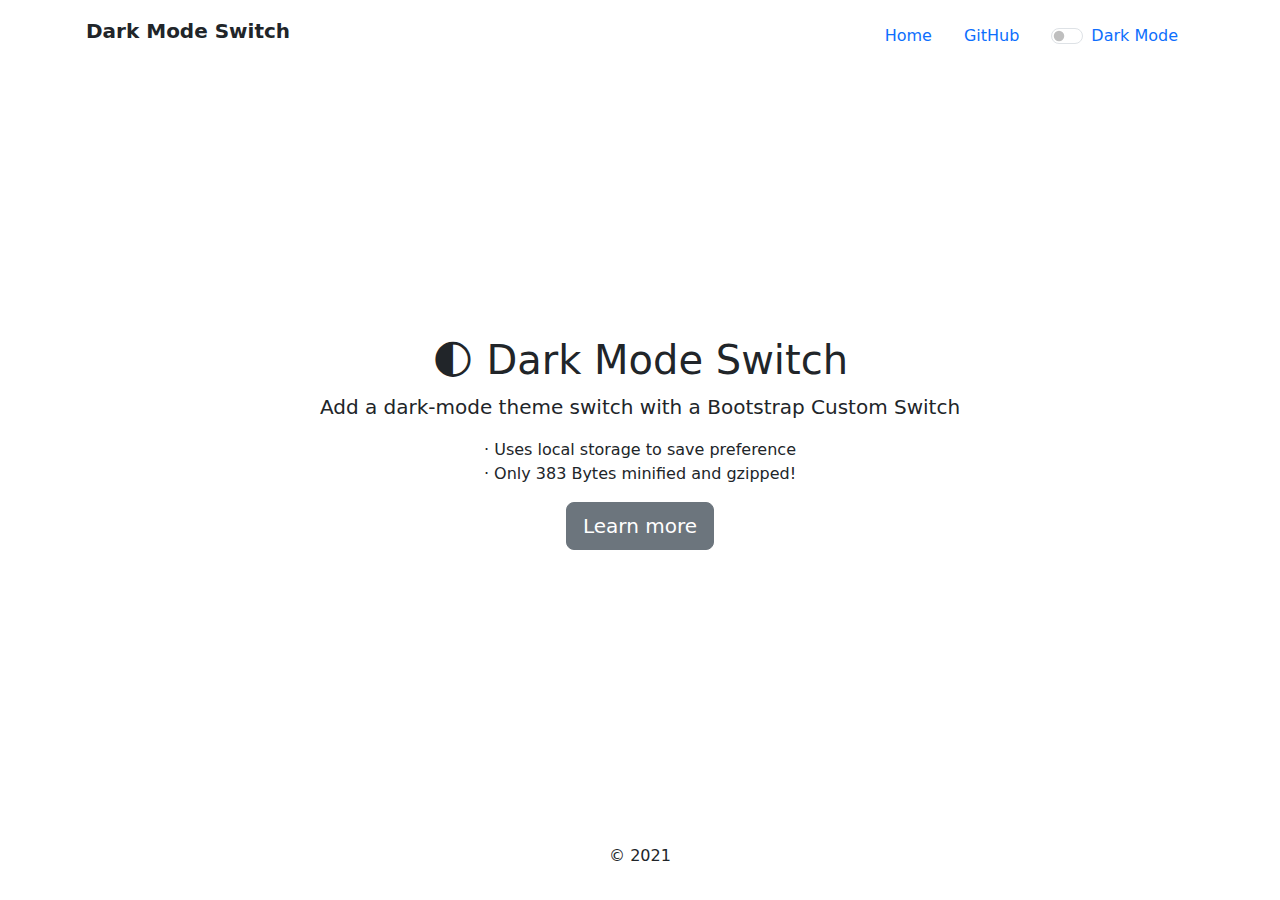
<file: assets/plugins/dark-mode-switch/index.html>
<!doctype html>
<html lang="en" class="h-100">

<head>
  <meta charset="utf-8">
  <meta http-equiv="x-ua-compatible" content="ie=edge">
  <meta name="viewport" content="width=device-width, initial-scale=1">
  <title>Dark Mode Switch</title>
  <meta name="description" content="Add a dark-mode theme toggle with a Bootstrap Custom Switch">

  <link rel="icon"
    href="data:image/svg+xml,<svg xmlns=%22http://www.w3.org/2000/svg%22 viewBox=%220 0 100 100%22><text y=%22.9em%22 font-size=%2280%22>🌓</text></svg>">
  
  <meta property="og:site_name" content="GitHub">
  <meta property="og:image"
    content="https://repository-images.githubusercontent.com/194995309/38db8f80-9db7-11e9-998f-43f2a26d9e0b">
  <meta property="og:title" content="dark-mode-switch">
  <meta property="og:description" content="Add a dark-mode theme toggle with a Bootstrap Custom Switch">
  <meta property="og:url" content="https://coliff.github.io/dark-mode-switch/">
  <link rel="author" href="https://christianoliff.com/">
  <meta name="twitter:creator" content="@christianoliff">
  <meta name="monetization" content="$ilp.uphold.com/Epqzn3YGr2MB">

  <link rel="stylesheet" href="https://cdn.jsdelivr.net/npm/bootstrap@5/dist/css/bootstrap.min.css">

  <!-- IE 11 polyfill for CSS and Custom Properties -->
  <script
    nomodule>window.MSInputMethodContext && document.documentMode && document.write('<link rel="stylesheet" href="https://cdn.jsdelivr.net/npm/bootstrap-ie11@5/css/bootstrap-ie11.min.css"><script src="https://cdn.jsdelivr.net/npm/ie11-custom-properties@4/ie11CustomProperties.min.js"><\/script>');</script>

  <link rel="stylesheet" href="dark-mode.css">

</head>

<body class="bg-white text-center d-flex h-100">

  <div class="container d-flex p-3 mx-auto w-100 flex-column">
    <header class="mb-auto">
      <div class="float-md-start fw-bold fs-5">Dark Mode Switch</div>
      <nav class="nav justify-content-center float-md-end">
        <a class="nav-link active" href="https://coliff.github.io/dark-mode-switch/">Home</a>
        <a class="nav-link" href="https://github.com/coliff/dark-mode-switch" target="_blank">GitHub</a>
        <div class="nav-link">

          <div class="form-check form-switch">
            <input type="checkbox" class="form-check-input" id="darkSwitch">
            <label class="custom-control-label" for="darkSwitch">Dark Mode</label>
          </div>
          <script src="dark-mode-switch.min.js"></script>

        </div>
      </nav>
    </header>

    <main role="main">
      <h1>🌓 Dark Mode Switch</h1>
      <p class="lead">Add a dark-mode theme switch with a Bootstrap Custom Switch</p>
      <ul class="list-unstyled">
        <li>&middot; Uses local storage to save preference</li>
        <li>&middot; Only 383 Bytes minified and gzipped!</li>
      </ul>
      <p>
        <a href="https://github.com/coliff/dark-mode-switch" target="_blank" rel="noopener"
          class="btn btn-lg btn-secondary">
          Learn more
        </a>
      </p>
    </main>

    <footer class="mt-auto">
      <p>&copy; 2021</p>
    </footer>

  </div>
</body>

</html>
</file>
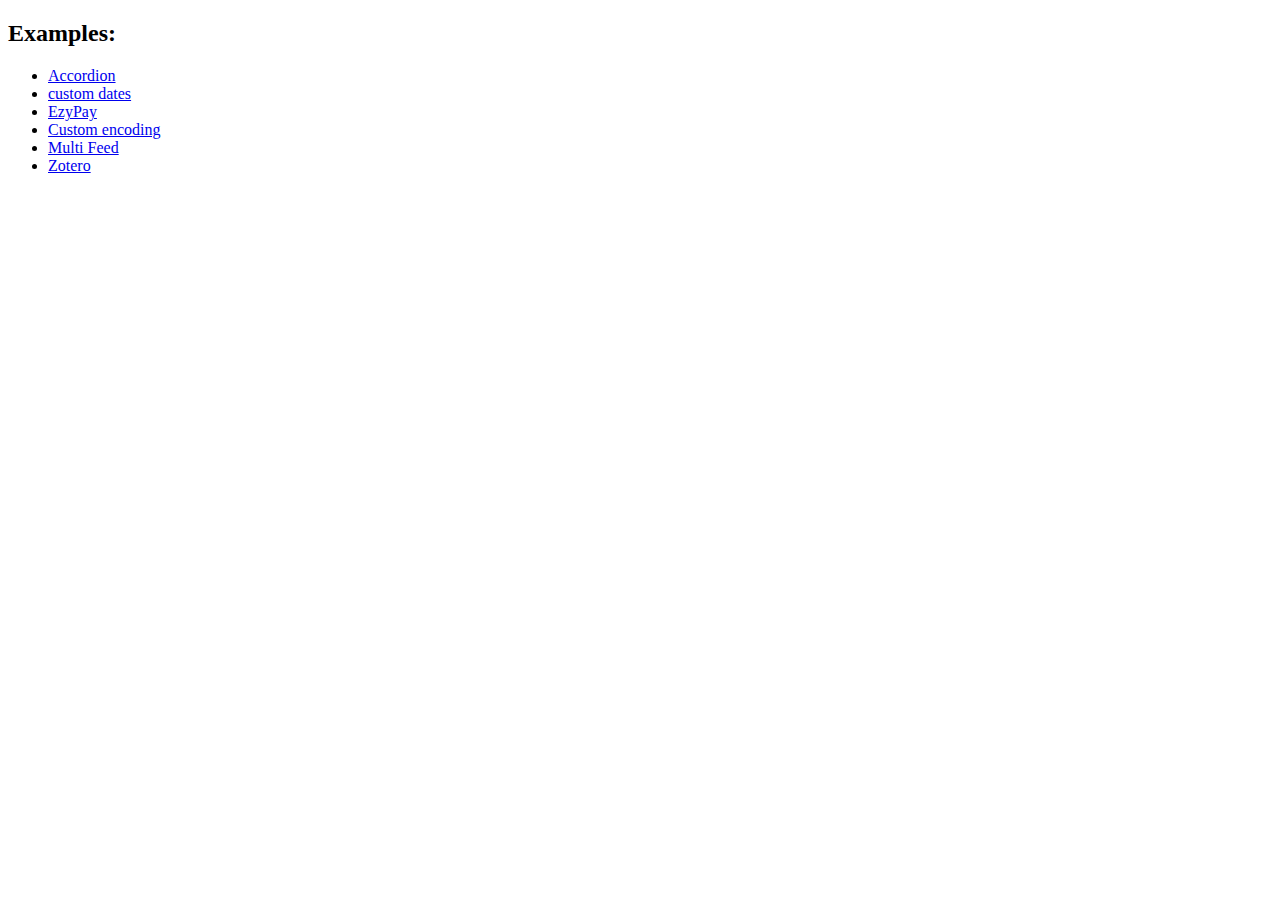
<file: assets/plugins/vanilla-rss/index.html>
<!DOCTYPE html>
<html>
  <head>
    <title>vanilla-rss</title>
  </head>
  <body>
    <div>
      <h2>Examples:</h2>
      <ul>
        <li><a href="examples/accordion.html">Accordion</a></li>
        <li><a href="examples/custom-dates.html">custom dates</a></li>
        <li><a href="examples/ezypay.html">EzyPay</a></li>
        <li><a href="examples/ISO-8859-1.html">Custom encoding</a></li>
        <li><a href="examples/multi-feed.html">Multi Feed</a></li>
        <li><a href="examples/zotero.html">Zotero</a></li>
      </ul>
    </div>
  </body>
</html>
</file>
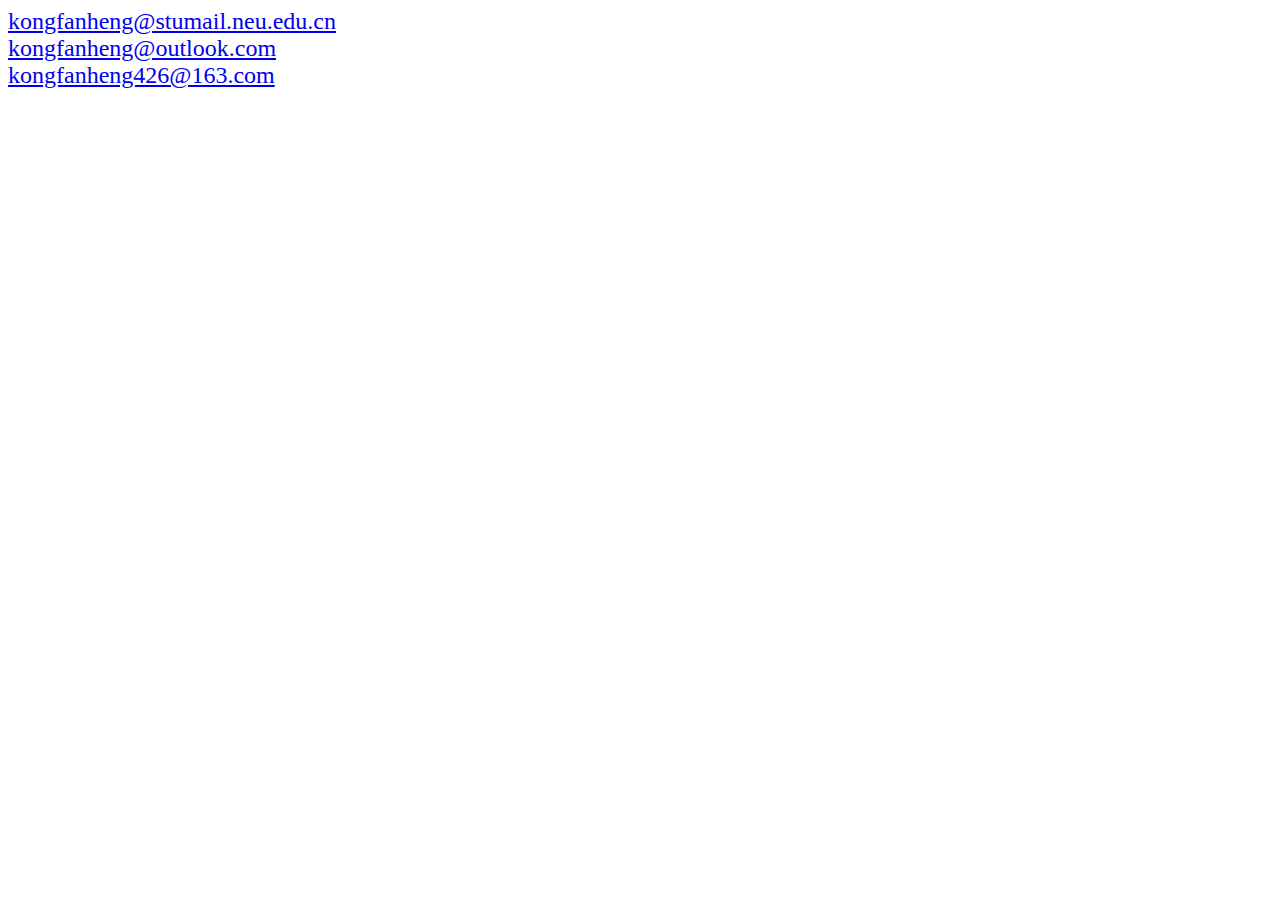
<file: email.html>
<!DOCTYPE html>
<html lang="en">
<html>

<head>
    <link rel="stylesheet" href="https://cdnjs.cloudflare.com/ajax/libs/font-awesome/4.7.0/css/font-awesome.min.css">
</head>

<body>
<div>
    <font size="5"><a href="mailto:kongfanheng@stumail.neu.edu.cn">kongfanheng@stumail.neu.edu.cn</a></font>
</div>

<div>
    <font size="5"><a href="mailto:kongfanheng@outlook.com">kongfanheng@outlook.com</a></font>
</div>

<div>
    <font size="5"><a href="mailto:kongfanheng426@163.com">kongfanheng426@163.com</a></font>
</div>
</body>

</html>
</file>
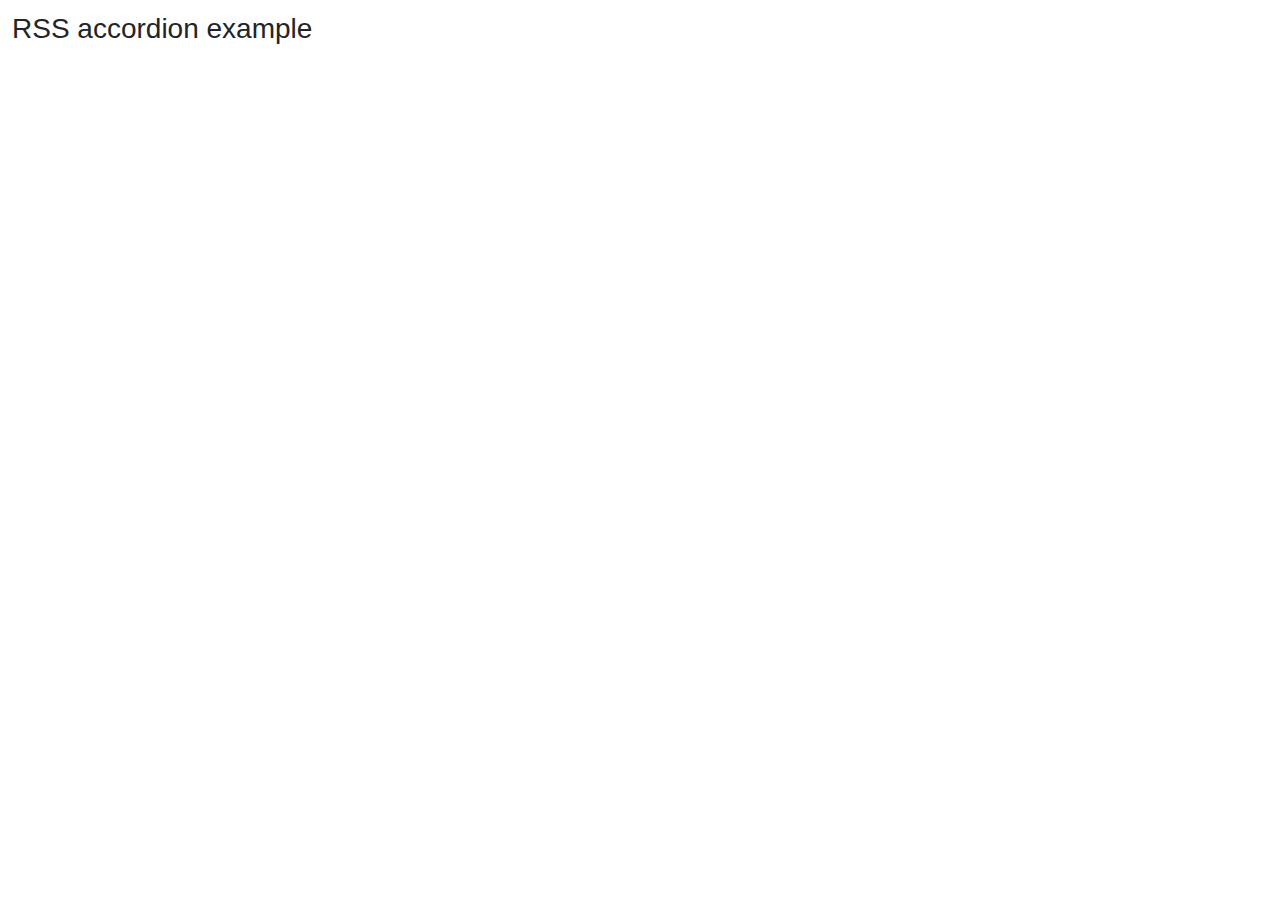
<file: assets/plugins/vanilla-rss/examples/accordion.html>
<!DOCTYPE html>
<html>
  <head>
    <title>RSS accordion example</title>

    <!-- Required meta tags -->
    <meta charset="utf-8" />
    <meta
      name="viewport"
      content="width=device-width, initial-scale=1, shrink-to-fit=no"
    />

    <!-- Bootstrap CSS -->
    <link
      rel="stylesheet"
      href="https://stackpath.bootstrapcdn.com/bootstrap/4.3.1/css/bootstrap.min.css"
    />

    <link rel="stylesheet" href="style.css" />
  </head>

  <body>
    <div>
      <h1>RSS accordion example</h1>
      <div id="rss-feeds"></div>
    </div>
    <script src="../dist/rss.global.min.js"></script>
    <script src="https://code.jquery.com/jquery-3.3.1.slim.min.js"></script>
    <script src="https://cdnjs.cloudflare.com/ajax/libs/popper.js/1.14.7/umd/popper.min.js"></script>
    <script src="https://stackpath.bootstrapcdn.com/bootstrap/4.3.1/js/bootstrap.min.js"></script>
    <script>
      window.onload = function() {
        const rss = new RSS(
          document.querySelector("#rss-feeds"),
          "https://partnernetwork.ebay.de/epn-blog?format=rss",
          {
            limit: 15,
            tokens: {
              showClass: (entry, tokens) => (tokens.index === 0 ? "show" : "")
            },
            layoutTemplate:
              '<div class="accordion" id="accordionExample">{entries}</div>',
            entryTemplate: `<div class="card">
              <div class="card-header" id="heading-{index}">
                <h2 class="mb-0">
                  <button class="btn btn-link" type="button" data-toggle="collapse" data-target="#collapse-{index}" aria-expanded="true" aria-controls="collapse-{index}">
                    {title}
                  </button>
                </h2>
              </div>
  
              <div id="collapse-{index}" class="collapse {showClass}" aria-labelledby="heading-{index}" data-parent="#accordionExample">
                <div class="card-body">
                  {bodyPlain}
                </div>
              </div>
            </div>`
          }
        );

        rss.render().then(() => console.log("cool"));
      };
    </script>
  </body>
</html>
</file>
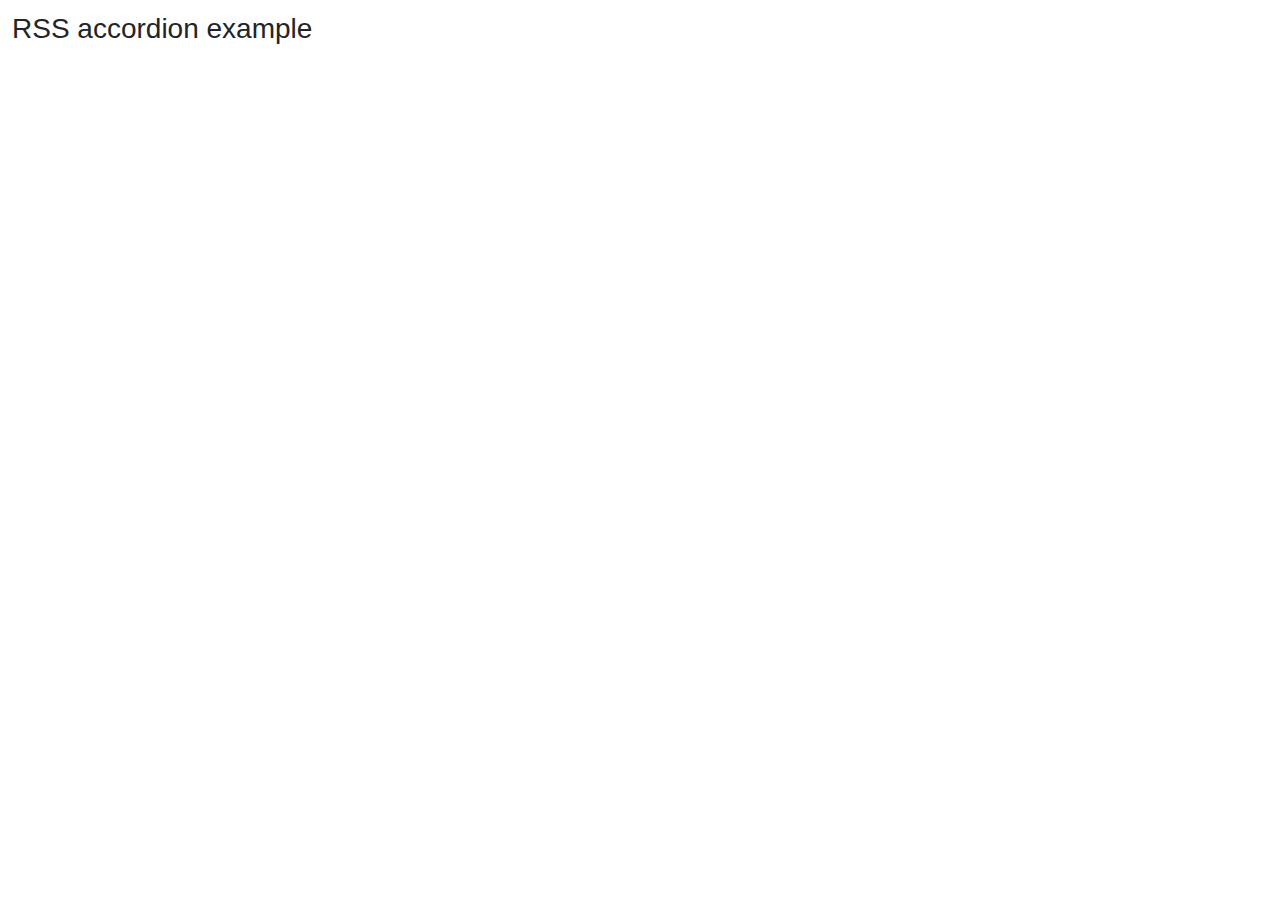
<file: assets/plugins/vanilla-rss/examples/ezypay.html>
<!DOCTYPE html>
<html>
  <head>
    <title>RSS ezypay example</title>

    <!-- Required meta tags -->
    <meta charset="utf-8" />
    <meta
      name="viewport"
      content="width=device-width, initial-scale=1, shrink-to-fit=no"
    />

    <!-- Bootstrap CSS -->
    <link
      rel="stylesheet"
      href="https://stackpath.bootstrapcdn.com/bootstrap/4.3.1/css/bootstrap.min.css"
    />

    <link rel="stylesheet" href="style.css" />
  </head>

  <body>
    <div>
      <h1>RSS accordion example</h1>
      <div id="rss-feeds"></div>
    </div>
    <script src="../dist/rss.global.min.js"></script>
    <script src="https://code.jquery.com/jquery-3.3.1.slim.min.js"></script>
    <script src="https://cdnjs.cloudflare.com/ajax/libs/popper.js/1.14.7/umd/popper.min.js"></script>
    <script src="https://stackpath.bootstrapcdn.com/bootstrap/4.3.1/js/bootstrap.min.js"></script>
    <script>
      window.onload = function() {
        const rss = new RSS(
          document.querySelector("#rss-feeds"),
          "http://www.ezypay.co.nz/feed",
          {
            limit: 15
          }
        );

        rss.render().then(() => console.log("cool"));
      };
    </script>
  </body>
</html>
</file>
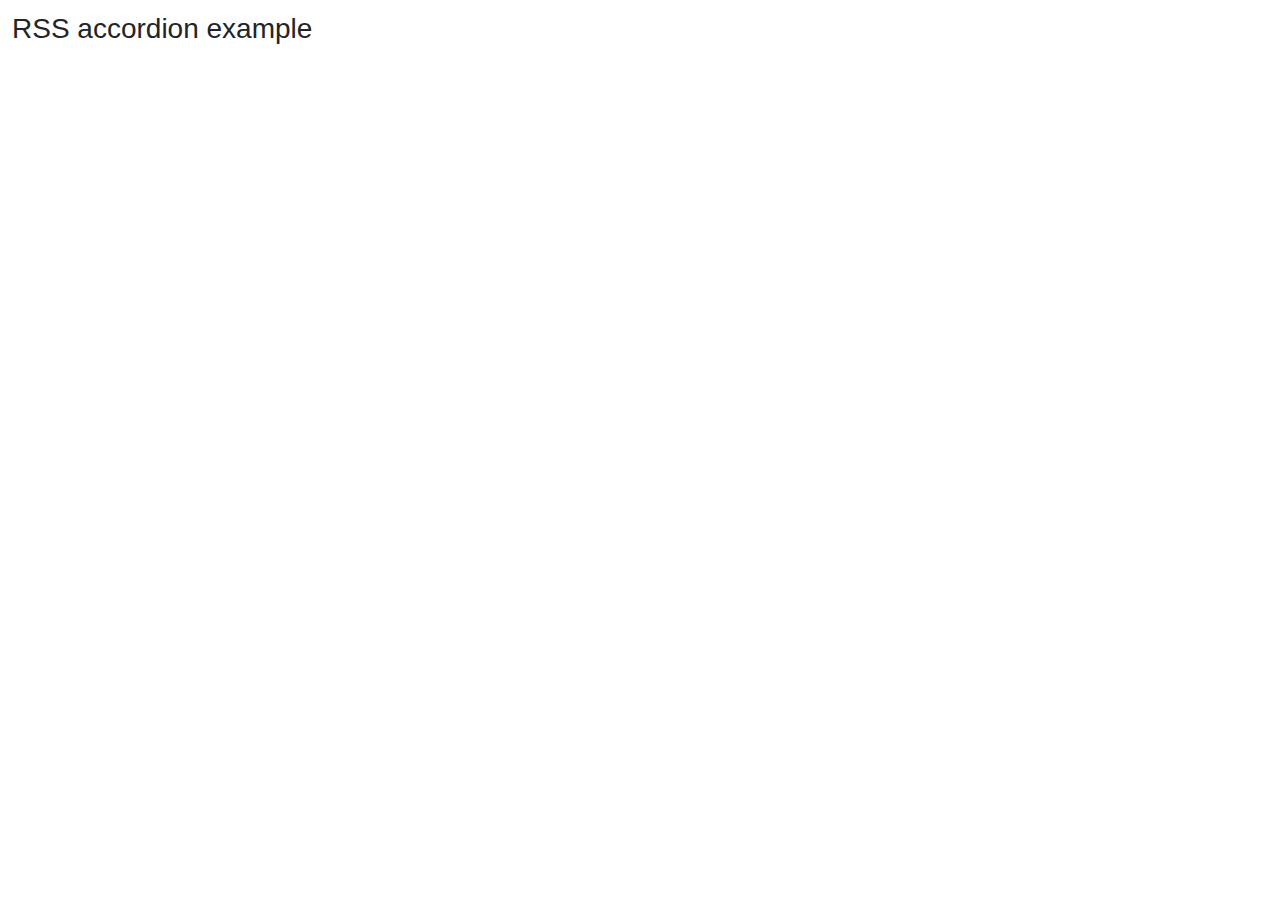
<file: assets/plugins/vanilla-rss/examples/ISO-8859-1.html>
<!DOCTYPE html>
<html>
  <head>
    <title>RSS accordion example</title>

    <!-- Required meta tags -->
    <meta charset="utf-8" />
    <meta
      name="viewport"
      content="width=device-width, initial-scale=1, shrink-to-fit=no"
    />

    <!-- Bootstrap CSS -->
    <link
      rel="stylesheet"
      href="https://stackpath.bootstrapcdn.com/bootstrap/4.3.1/css/bootstrap.min.css"
    />

    <link rel="stylesheet" href="style.css" />
  </head>

  <body>
    <div>
      <h1>RSS accordion example</h1>
      <div id="rss-feeds"></div>
    </div>
    <script src="../dist/rss.global.min.js"></script>
    <script src="https://code.jquery.com/jquery-3.3.1.slim.min.js"></script>
    <script src="https://cdnjs.cloudflare.com/ajax/libs/popper.js/1.14.7/umd/popper.min.js"></script>
    <script src="https://stackpath.bootstrapcdn.com/bootstrap/4.3.1/js/bootstrap.min.js"></script>
    <script>
      window.onload = function() {
        const rss = new RSS(
          document.querySelector("#rss-feeds"),
          "http://www.comicforum.de/external.php?type=rss2&forumids=36&lastpost=1",
          {
            encoding: "ISO-8859-1",
            limit: 15,
            tokens: {
              showClass: (entry, tokens) => (tokens.index === 0 ? "show" : "")
            },
            layoutTemplate:
              '<div class="accordion" id="accordionExample">{entries}</div>',
            entryTemplate: `<div class="card">
              <div class="card-header" id="heading-{index}">
                <h2 class="mb-0">
                  <button class="btn btn-link" type="button" data-toggle="collapse" data-target="#collapse-{index}" aria-expanded="true" aria-controls="collapse-{index}">
                    {title}
                  </button>
                </h2>
              </div>
  
              <div id="collapse-{index}" class="collapse {showClass}" aria-labelledby="heading-{index}" data-parent="#accordionExample">
                <div class="card-body">
                  {bodyPlain}
                </div>
              </div>
            </div>`
          }
        );

        rss.render().then(() => console.log("cool"));
      };
    </script>
  </body>
</html>
</file>
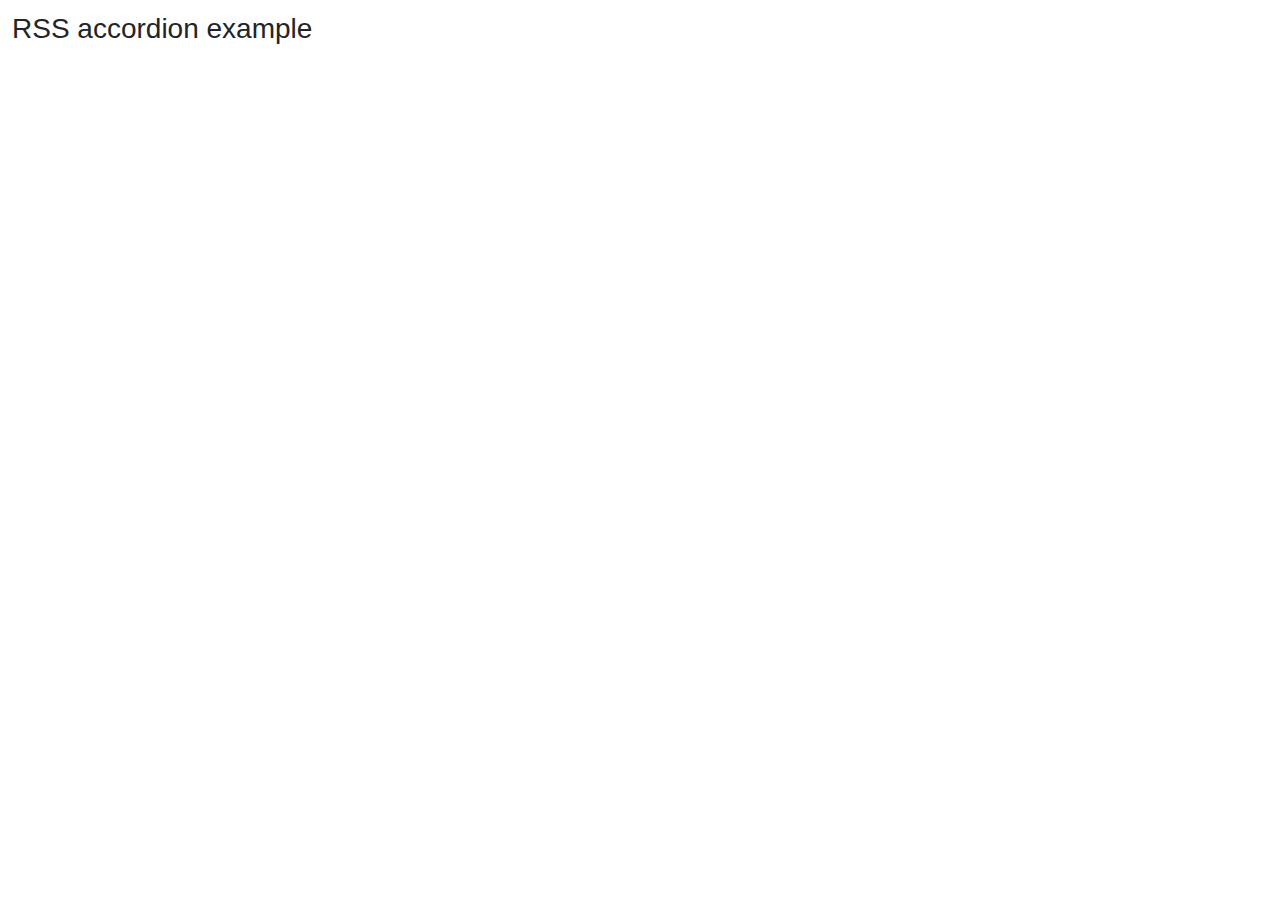
<file: assets/plugins/vanilla-rss/examples/multi-feed.html>
<!DOCTYPE html>
<html>
  <head>
    <title>RSS accordion example</title>

    <!-- Required meta tags -->
    <meta charset="utf-8" />
    <meta
      name="viewport"
      content="width=device-width, initial-scale=1, shrink-to-fit=no"
    />

    <!-- Bootstrap CSS -->
    <link
      rel="stylesheet"
      href="https://stackpath.bootstrapcdn.com/bootstrap/4.3.1/css/bootstrap.min.css"
    />

    <link rel="stylesheet" href="style.css" />
  </head>

  <body>
    <div>
      <h1>RSS accordion example</h1>
      <div id="rss-feeds"></div>
    </div>
    <script src="../dist/rss.global.min.js"></script>
    <script src="https://code.jquery.com/jquery-3.3.1.slim.min.js"></script>
    <script src="https://cdnjs.cloudflare.com/ajax/libs/popper.js/1.14.7/umd/popper.min.js"></script>
    <script src="https://stackpath.bootstrapcdn.com/bootstrap/4.3.1/js/bootstrap.min.js"></script>
    <script>
      window.onload = function() {
        const rss = new RSS(
          document.querySelector("#rss-feeds"),
          ["https://www.contentful.com/blog/feed.xml", "http://www.ebaytechblog.com/feed/"]
        );

        rss.render();
      };
    </script>
  </body>
</html>
</file>
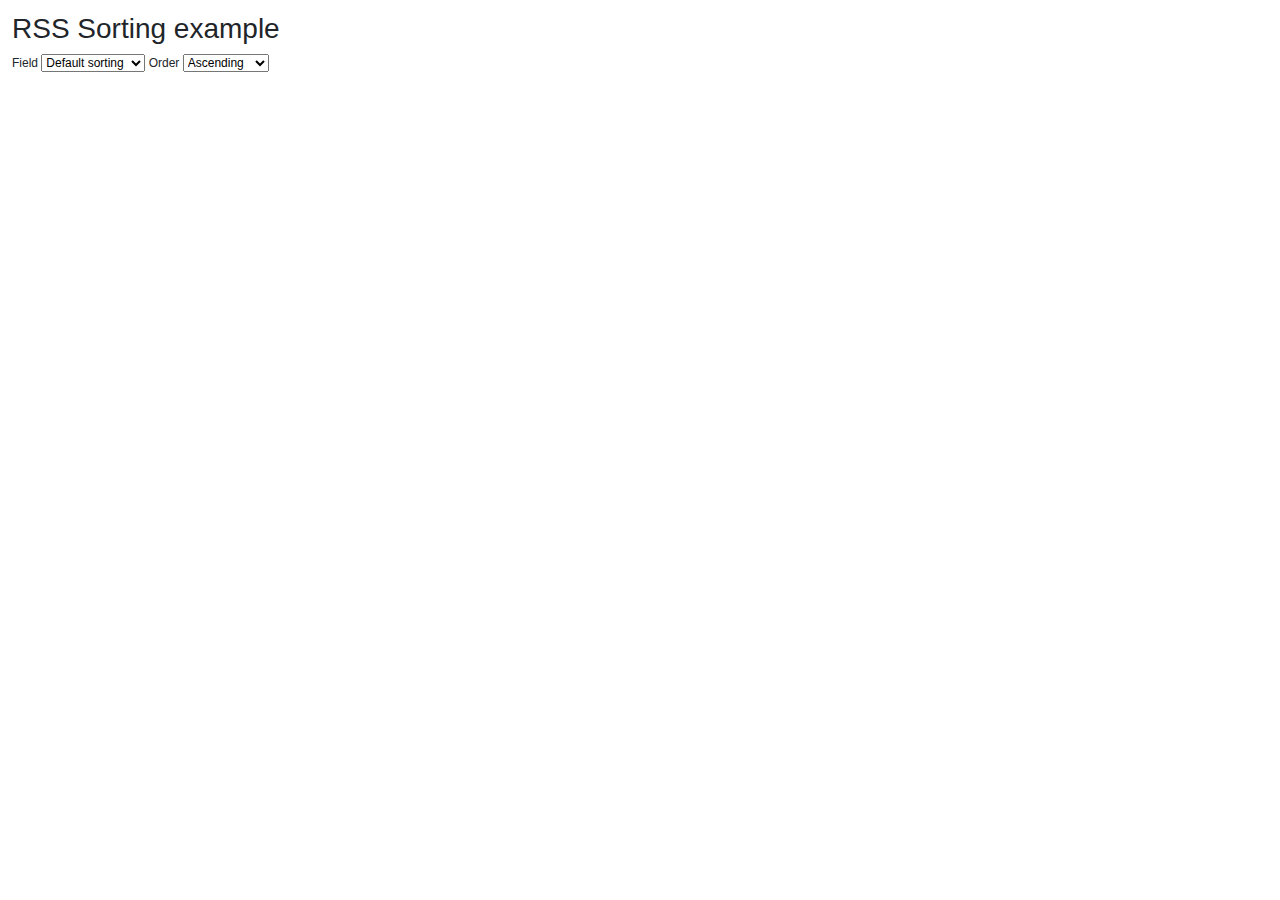
<file: assets/plugins/vanilla-rss/examples/sorting.html>
<!DOCTYPE html>
<html>
  <head>
    <title>RSS accordion example</title>

    <!-- Required meta tags -->
    <meta charset="utf-8" />
    <meta
      name="viewport"
      content="width=device-width, initial-scale=1, shrink-to-fit=no"
    />

    <!-- Bootstrap CSS -->
    <link
      rel="stylesheet"
      href="https://stackpath.bootstrapcdn.com/bootstrap/4.3.1/css/bootstrap.min.css"
    />

    <link rel="stylesheet" href="style.css" />
  </head>

  <body>
    <div>
      <h1>RSS Sorting example</h1>
      <form>
        <label>
          Field
          <select id="fieldSelect">
            <option value="">Default sorting</option>
            <option value="author">Author</option>
            <option value="publishedDate">Published Date</option>
            <option value="title">Title</option>
          </select>
        </label>

        <label>
          Order
          <select id="orderSelect">
            <option value="">Ascending</option>
            <option value="-">Descending</option>
          </select>
        </label>
      </form>
      <div id="rss-feeds"></div>
    </div>
    <script src="../dist/rss.global.min.js"></script>
    <script src="https://code.jquery.com/jquery-3.3.1.slim.min.js"></script>
    <script src="https://cdnjs.cloudflare.com/ajax/libs/popper.js/1.14.7/umd/popper.min.js"></script>
    <script src="https://stackpath.bootstrapcdn.com/bootstrap/4.3.1/js/bootstrap.min.js"></script>
    <script>
      function renderFeed() {
        const order = [
          document.querySelector("#orderSelect").value,
          document.querySelector("#fieldSelect").value
        ]
          .filter(function(e) {
            return !!e;
          })
          .join("");

        document.querySelector("#rss-feeds").innerHTML = "";
        new RSS(
          document.querySelector("#rss-feeds"),
          "http://www.ebaytechblog.com/feed",
          {
            order,
            limit: 15,
            entryTemplate:
              '<li>Author: {author}<br>Date: {date}<br> {title}<br>{shortBodyPlain}</li>'
          }
        ).render();
      }

      window.onload = function() {
        renderFeed();

        document
          .querySelectorAll("#fieldSelect,#orderSelect")
          .forEach(function(field) {
            field.addEventListener("change", renderFeed);
          });
      };
    </script>
  </body>
</html>
</file>
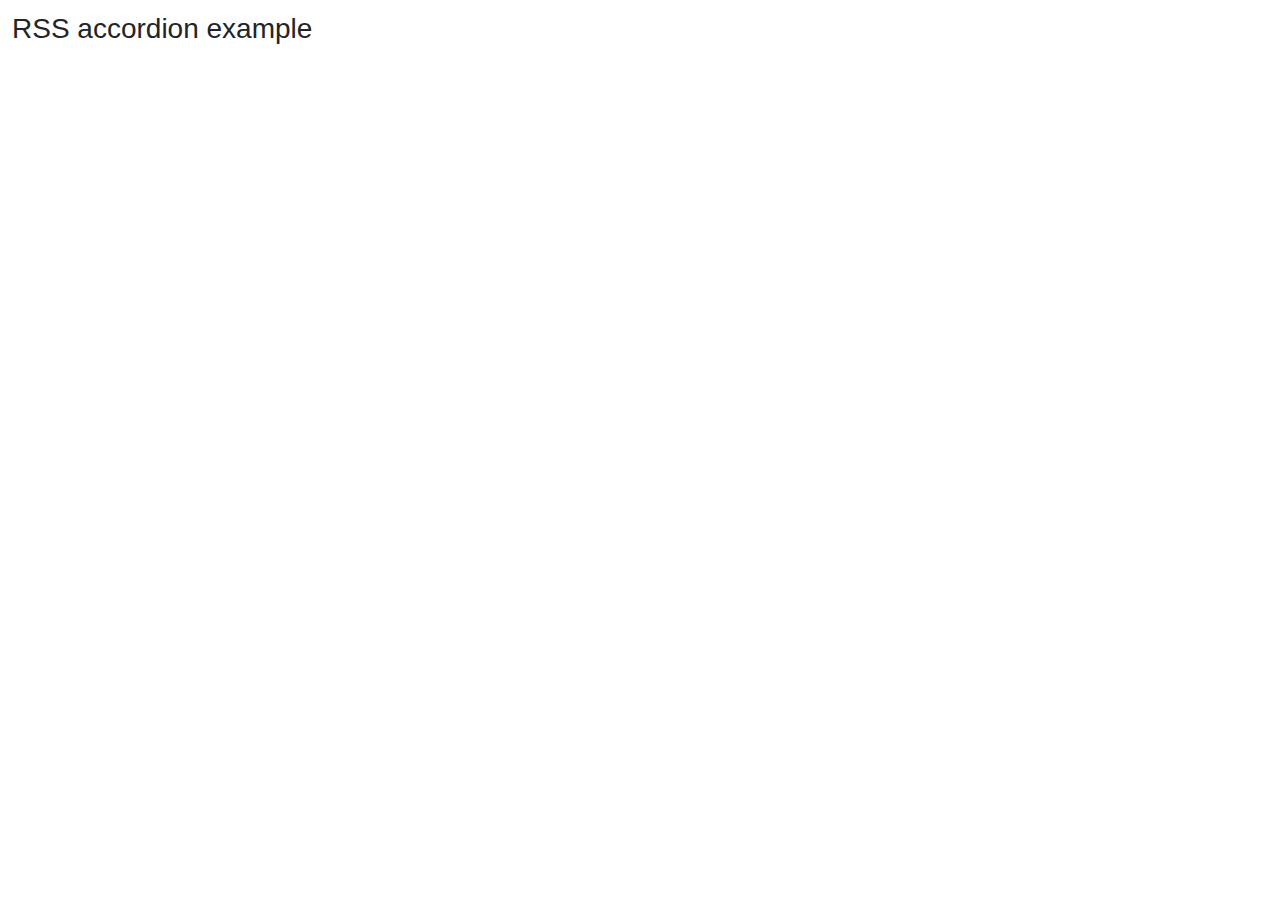
<file: assets/plugins/vanilla-rss/examples/zotero.html>
<!DOCTYPE html>
<html>
  <head>
    <title>RSS zotero example</title>

    <!-- Required meta tags -->
    <meta charset="utf-8" />
    <meta
      name="viewport"
      content="width=device-width, initial-scale=1, shrink-to-fit=no"
    />

    <!-- Bootstrap CSS -->
    <link
      rel="stylesheet"
      href="https://stackpath.bootstrapcdn.com/bootstrap/4.3.1/css/bootstrap.min.css"
    />

    <link rel="stylesheet" href="style.css" />
  </head>

  <body>
    <div>
      <h1>RSS accordion example</h1>
      <div id="rss-feeds"></div>
    </div>
    <script src="../dist/rss.global.min.js"></script>
    <script src="https://code.jquery.com/jquery-3.3.1.slim.min.js"></script>
    <script src="https://cdnjs.cloudflare.com/ajax/libs/popper.js/1.14.7/umd/popper.min.js"></script>
    <script src="https://stackpath.bootstrapcdn.com/bootstrap/4.3.1/js/bootstrap.min.js"></script>
    <script>
      window.onload = function() {
        const rss = new RSS(
          document.querySelector("#rss-feeds"),
          "https://api.zotero.org/groups/308781/items?format=atom",
          {
            entryTemplate:
              "<ul><li>Title: {title}</li><li>Author: {author}</li><li>Year: {year}</li></ul><br>",
            tokens: {
              year: function(entry, tokens) {
                return new Date(entry.publishedDate).getFullYear();
              }
            }
          }
        );
        rss.render().then(() => console.log("cool"));
      };
    </script>
  </body>
</html>
</file>
<file: assets/plugins/dark-mode-switch/dark-mode.css>
/*!
 * Dark Mode Switch v1.0.1 (https://github.com/coliff/dark-mode-switch)
 * Copyright 2021 C.Oliff
 * Licensed under MIT (https://github.com/coliff/dark-mode-switch/blob/main/LICENSE)
 */

[data-theme="dark"] {
  background-color: #111 !important;
  color: #eee;
}

[data-theme="dark"] .bg-black {
  background-color: #fff !important;
}

[data-theme="dark"] .bg-dark {
  background-color: #eee !important;
}

[data-theme="dark"] .bg-light {
  background-color: #222 !important;
}

[data-theme="dark"] .bg-white {
  background-color: #000 !important;
}
</file>
<file: assets/plugins/vanilla-rss/examples/style.css>
body {
  font-size: 12px;
  padding: 1em;
}

h1 {
  font-size: 1.75rem;
}

h2 {
  font-size: 1.25rem;
}

.card-header {
  padding: 0.5em;
}

.btn {
  text-align: left;
}
</file>
